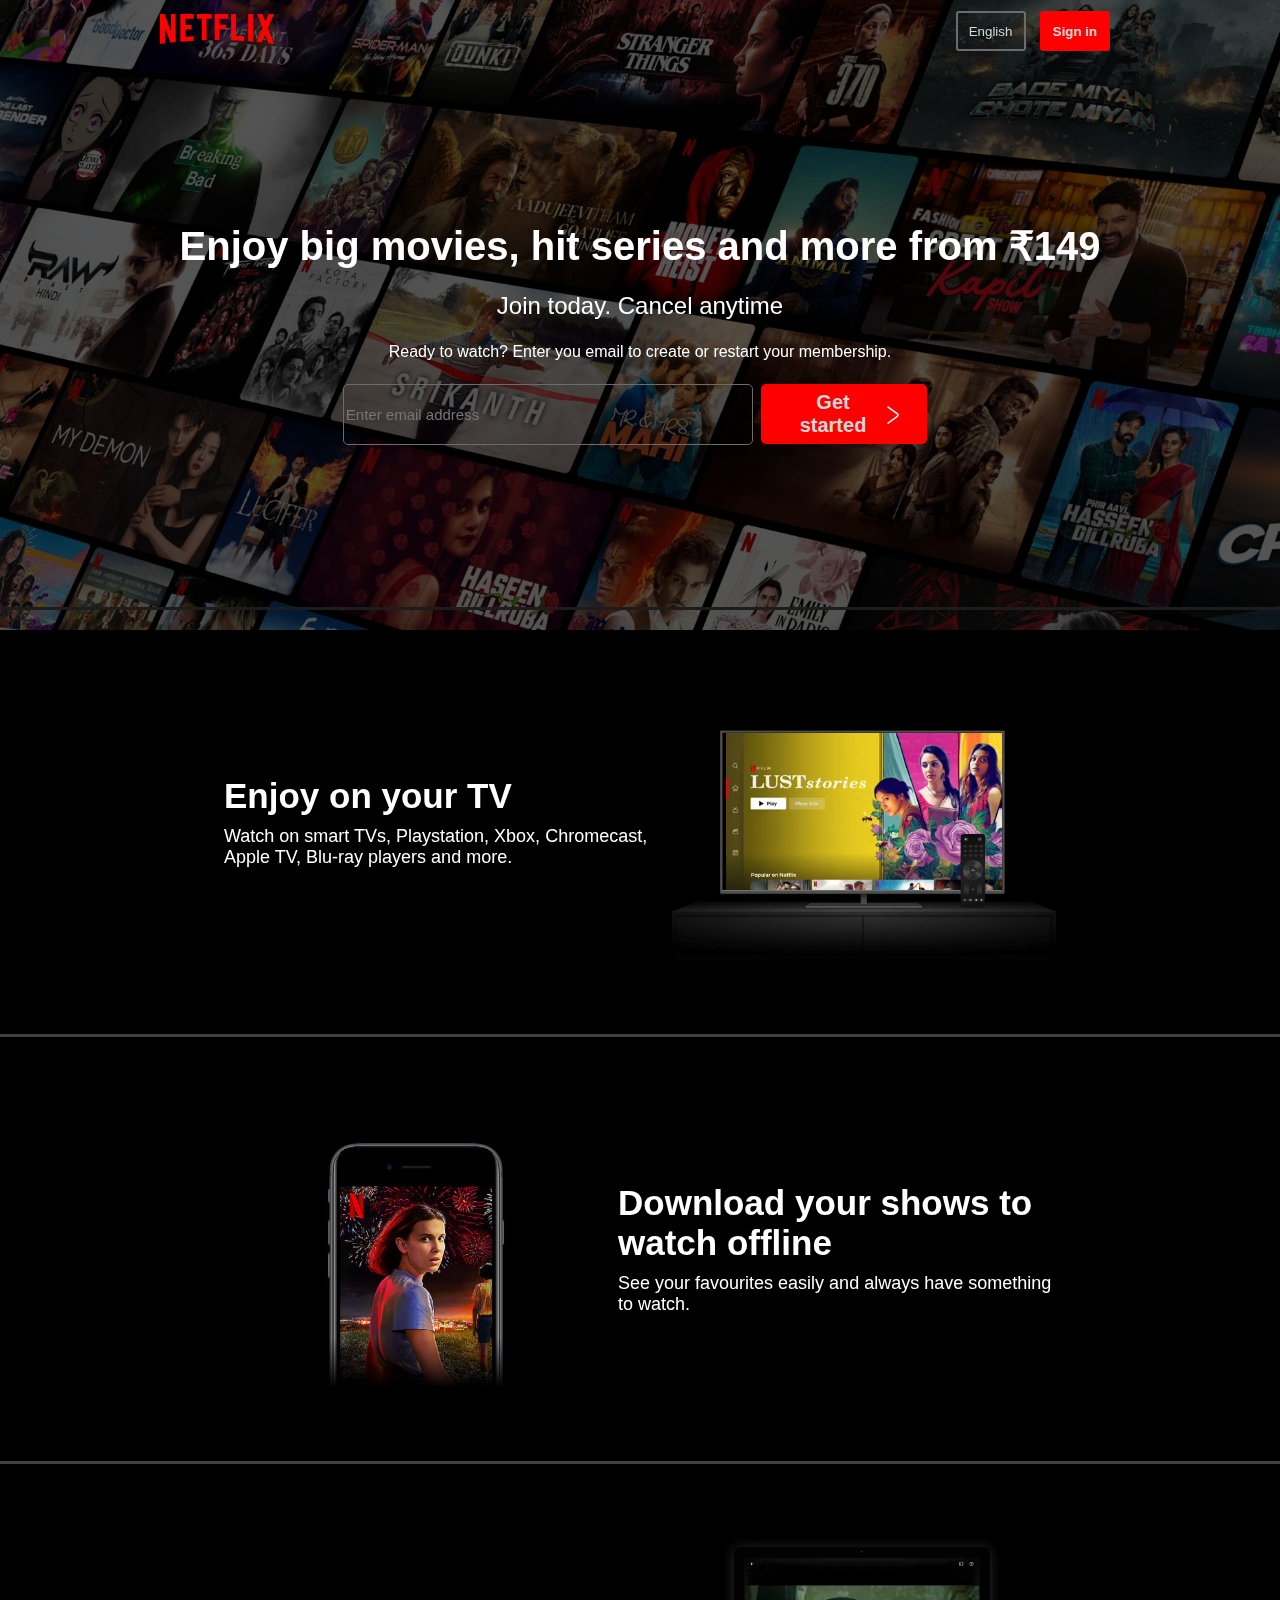
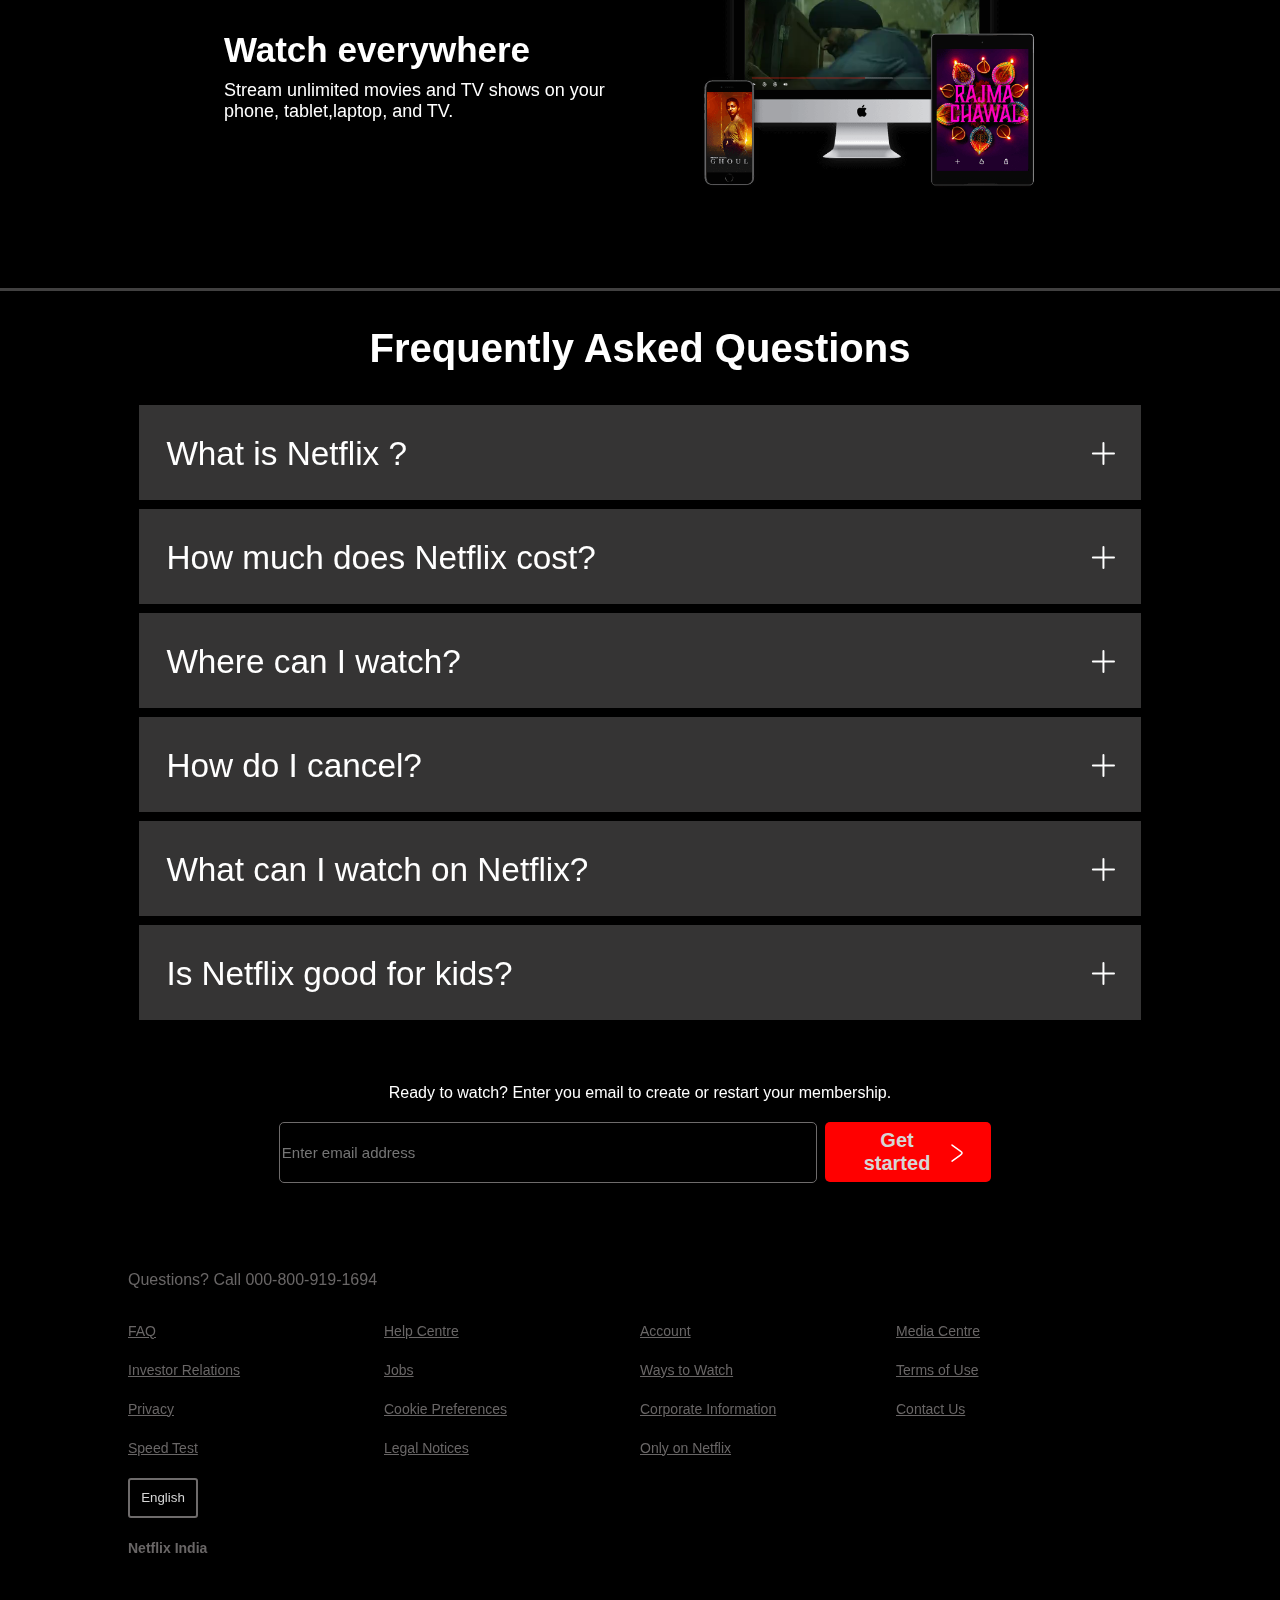
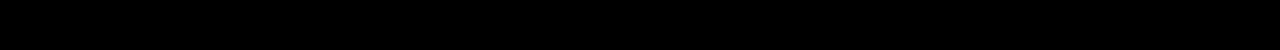
<file: Netflix clone/index.html>
<!DOCTYPE html>
<html>
    <head>
        <title>Netflix - Watch TV Shows Online, Watch Movies Online</title>
        <link rel="Stylesheet" href="style.css">
        <link rel="icon" href="favicon.ico">
    </head>
    <body>
      <div class="main">
        <nav>
            <span><img width = 53 src="Assets/logo.svg"></span>
            <div>
                <button class="btn">
                    English
                </button>
                <button class="btn red-btn-sm">Sign in</button>
            </div>
        </nav>
        <div class="box"></div>
        <div class="herotext">
            <span>Enjoy big movies, hit series and more from ₹149</span>
            <span>Join today. Cancel anytime</span>
            <span>Ready to watch? Enter you email to create or restart your membership.</span>
            <div class="entertext">
                <input type="text" placeholder="Enter email address">
                <button class="btn red-btn">
                    Get started
                    <svg xmlns="http://www.w3.org/2000/svg" viewBox="0 0 24 24" width="24" height="24" color="#000000" fill="none">
                        <path d="M7 4L15.3306 10.0405C17.5565 11.6545 17.5565 12.3455 15.3306 13.9595L7 20" stroke="currentColor" stroke-width="1.5" stroke-linecap="round" stroke-linejoin="round" />
                    </svg>
                </button>
            </div>
        </div>
        <div class="seperation">

        </div> 
        <section class = "first">
            <div>
                <span>Enjoy on your TV</span>
                <span>Watch on smart TVs, Playstation, Xbox, Chromecast, Apple TV, Blu-ray players and more.</span>
            </div>
            <div class="secImg">
                <img src="Assets/tv layout.png" alt="">
                <video src="Assets/video/images_1.m4v" autoplay loop muted></video>
            </div>
        </section>
        <div class="seperation"></div>

        <section class = "first second">
            <div class="secImg">
                <img src="Assets/mobile.jpg" alt="">
            </div>
            <div>
                <span>Download your shows to watch offline</span>
                <span>See your favourites easily and always have something to watch.</span>
            </div>
        </section>
        <div class="seperation"></div>

        <section class = "first third">
            <div>
                <span>Watch everywhere</span>
                <span>Stream unlimited movies and TV shows on your phone, tablet,laptop, and TV.</span>
            </div>
            <div class="secImg">
                <img src="Assets/desktop layout.png" alt="">
                <video src="Assets/video/Video 53_assets_videos_video1.m4v" autoplay loop muted></video>
            </div>
        </section>



        <div class="seperation"></div>
        <section class="faq">
            <h2>Frequently Asked Questions</h2>
            <div class="faqbox">
                <span>What is Netflix ?</span>
                <svg xmlns="http://www.w3.org/2000/svg" viewBox="0 0 24 24" width="24" height="24" color="#000000" fill="none">
                    <path d="M12 4V20" stroke="currentColor" stroke-width="1.5" stroke-linecap="round" stroke-linejoin="round" />
                    <path d="M4 12H20" stroke="currentColor" stroke-width="1.5" stroke-linecap="round" stroke-linejoin="round" />
                </svg>
            </div>

            <div class="faqbox">
                <span>How much does Netflix cost?</span>
                <svg xmlns="http://www.w3.org/2000/svg" viewBox="0 0 24 24" width="24" height="24" color="#000000" fill="none">
                    <path d="M12 4V20" stroke="currentColor" stroke-width="1.5" stroke-linecap="round" stroke-linejoin="round" />
                    <path d="M4 12H20" stroke="currentColor" stroke-width="1.5" stroke-linecap="round" stroke-linejoin="round" />
                </svg>
            </div>


            <div class="faqbox">
                <span>Where can I watch?</span>
                <svg xmlns="http://www.w3.org/2000/svg" viewBox="0 0 24 24" width="24" height="24" color="#000000" fill="none">
                    <path d="M12 4V20" stroke="currentColor" stroke-width="1.5" stroke-linecap="round" stroke-linejoin="round" />
                    <path d="M4 12H20" stroke="currentColor" stroke-width="1.5" stroke-linecap="round" stroke-linejoin="round" />
                </svg>
            </div>

            <div class="faqbox">
                <span>How do I cancel?</span>
                <svg xmlns="http://www.w3.org/2000/svg" viewBox="0 0 24 24" width="24" height="24" color="#000000" fill="none">
                    <path d="M12 4V20" stroke="currentColor" stroke-width="1.5" stroke-linecap="round" stroke-linejoin="round" />
                    <path d="M4 12H20" stroke="currentColor" stroke-width="1.5" stroke-linecap="round" stroke-linejoin="round" />
                </svg>
            </div>

            <div class="faqbox">
                <span>What can I watch on Netflix?</span>
                <svg xmlns="http://www.w3.org/2000/svg" viewBox="0 0 24 24" width="24" height="24" color="#000000" fill="none">
                    <path d="M12 4V20" stroke="currentColor" stroke-width="1.5" stroke-linecap="round" stroke-linejoin="round" />
                    <path d="M4 12H20" stroke="currentColor" stroke-width="1.5" stroke-linecap="round" stroke-linejoin="round" />
                </svg>
            </div>

            <div class="faqbox">
                <span>Is Netflix good for kids?</span>
                <svg xmlns="http://www.w3.org/2000/svg" viewBox="0 0 24 24" width="24" height="24" color="#000000" fill="none">
                    <path d="M12 4V20" stroke="currentColor" stroke-width="1.5" stroke-linecap="round" stroke-linejoin="round" />
                    <path d="M4 12H20" stroke="currentColor" stroke-width="1.5" stroke-linecap="round" stroke-linejoin="round" />
                </svg>
            </div>
        </section>
        <center>
        <div class="foot-sign">
            <div class="sign-letter">
                Ready to watch? Enter you email to create or restart your membership.
            </div>
            <div class="entertext">
                <input type="text" placeholder="Enter email address">
                <button class="btn red-btn">
                    Get started
                    <svg xmlns="http://www.w3.org/2000/svg" viewBox="0 0 24 24" width="24" height="24" color="#000000" fill="none">
                        <path d="M7 4L15.3306 10.0405C17.5565 11.6545 17.5565 12.3455 15.3306 13.9595L7 20" stroke="currentColor" stroke-width="1.5" stroke-linecap="round" stroke-linejoin="round" />
                    </svg>
                </button>
            </div>
        </div></center>
        

        <footer>
            <div class="question">Questions? Call 000-800-919-1694</div>
            <div class="footer">
            <div class = "footer-item">
                <a href="">FAQ</a>
                <a href="">Investor Relations</a>
                <a href="">Privacy</a>
                <a href="">Speed Test</a>
            </div>
            <div class = "footer-item">
                <a href="">Help Centre</a>
                <a href="">Jobs</a>
                <a href="">Cookie Preferences</a>
                <a href="">Legal Notices</a>
            </div>
            <div class = "footer-item">
                <a href="">Account</a>
                <a href="">Ways to Watch</a>
                <a href=""> Corporate Information</a>
                <a href="">Only on Netflix</a>
            </div>
            <div class = "footer-item">
                <a href="">Media Centre</a>
                <a href="">Terms of Use</a>
                <a href="">Contact Us</a>
            </div>
            </div>
            <button class="btn">
                English
            </button><br>
            <h5>Netflix India</h5>         
            
        </footer>
      </div>

    </body>
</html>
</file>
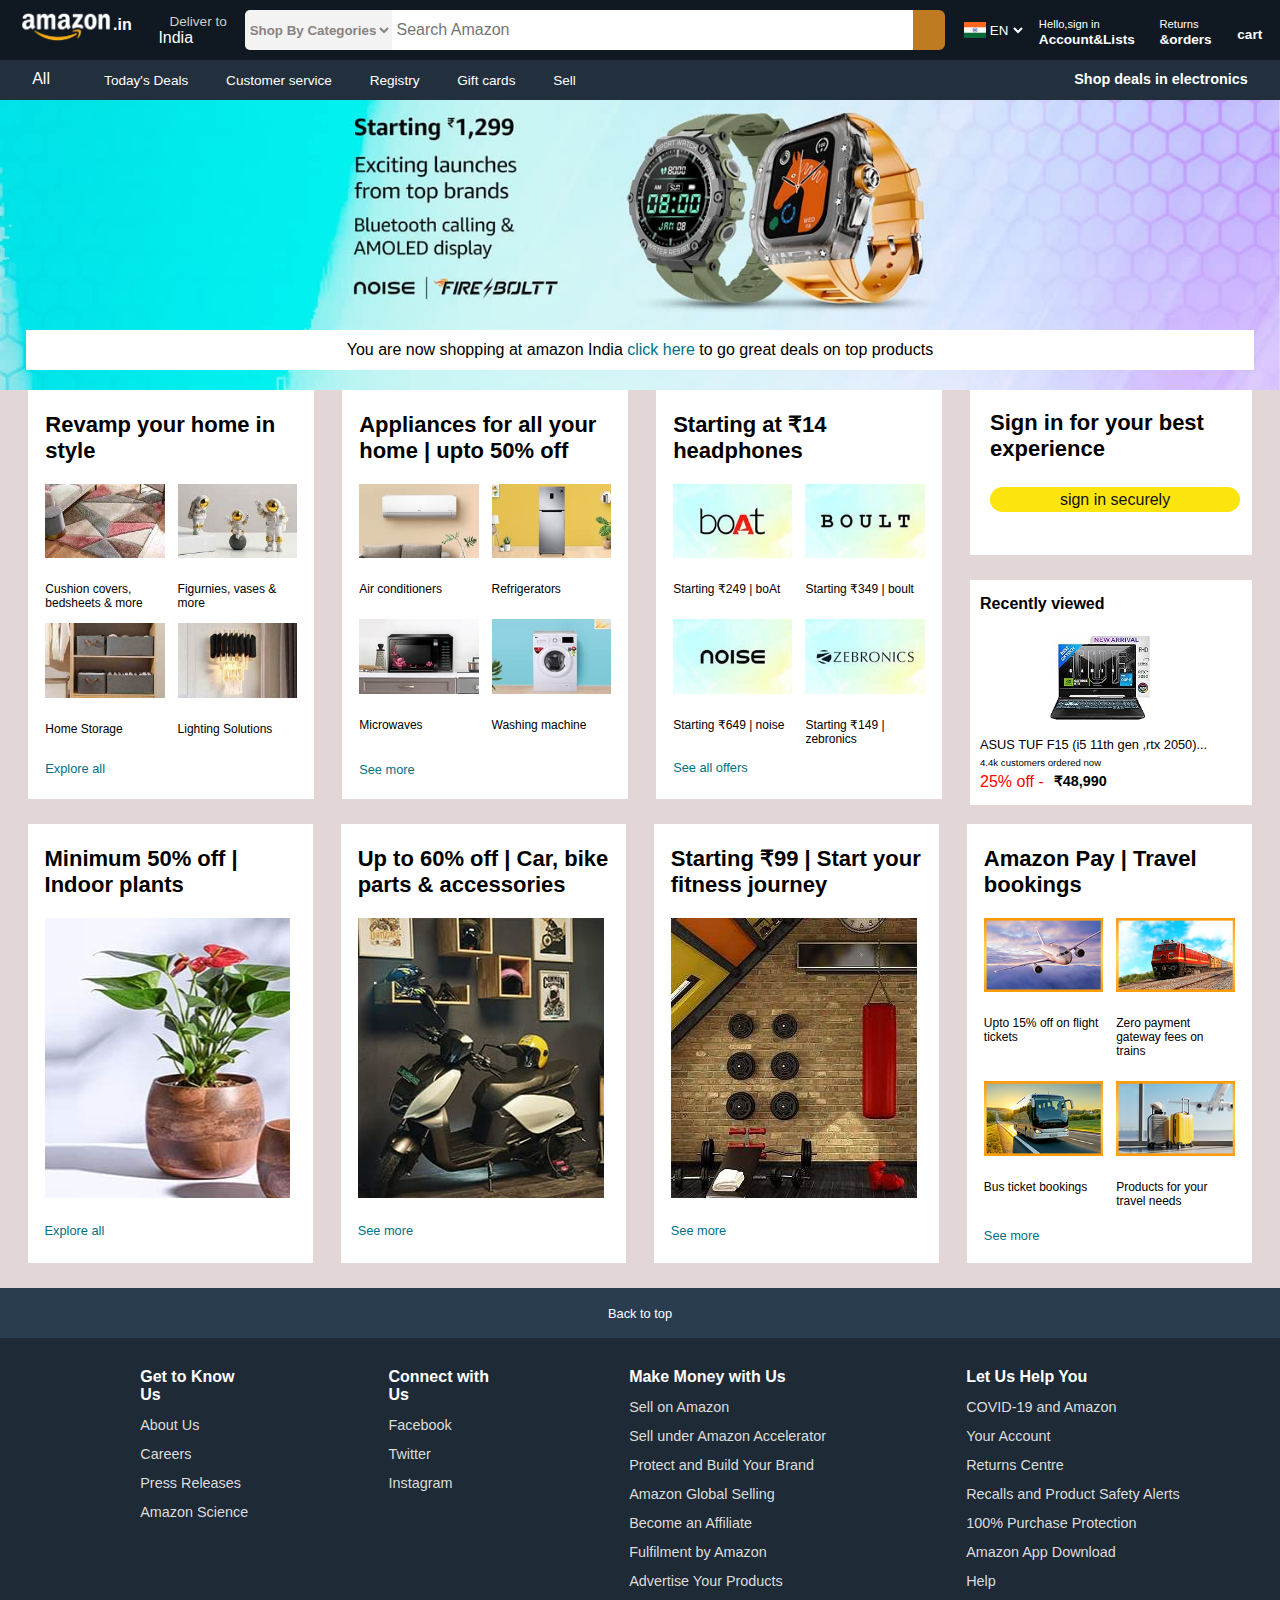
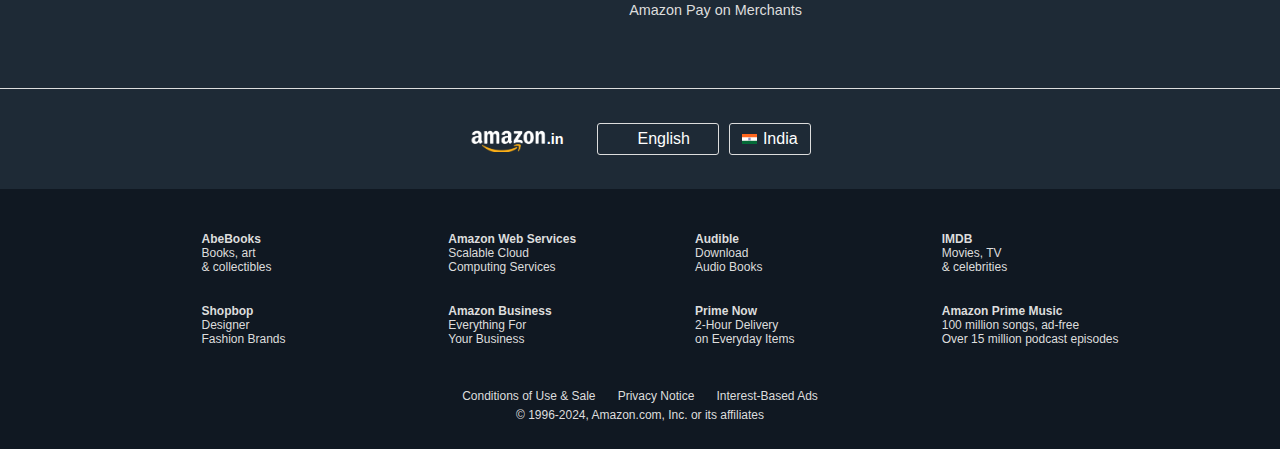
<file: project of clone amazon/index.html>
<!DOCTYPE html>
<html> 
    <head>
        <title>Amazon.in</title>
        <link rel="stylesheet" href="style.css">
        <link rel="stylesheet" href="https://cdnjs.cloudflare.com/ajax/libs/font-awesome/6.6.0/css/all.min.css" integrity="sha512-Kc323vGBEqzTmouAECnVceyQqyqdsSiqLQISBL29aUW4U/M7pSPA/gEUZQqv1cwx4OnYxTxve5UMg5GT6L4JJg==" crossorigin="anonymous" referrerpolicy="no-referrer" />
    </head>
    <body>
        <header>
            <div class="navbar">
                <div class="nav-logo border">
                    <div class="logo"></div>
                    <p class="in">.in</p>
                </div>
                <div class="nav-address border">
                    <p class="add-first">Deliver to</p>
                    <div class="add-icon">
                        <i class="fa-solid fa-location-dot"></i>
                        <p class="add-second">India</p>
                </div>
            </div>
            <div class="nav-search">
                <select class="search-select">
                    <option>Shop By Categories</option>
                </select>
                <input placeholder="Search Amazon" class ="search-input">
                <div class="search-icon"><i class="fa-solid fa-magnifying-glass"></i></div>
                </div>
            <div class="flagbox border">
                <img src="img/flag.png" class="flag">
                <select class="flagselect">
                    <option>EN</option>
                    <option>Tamil</option>
                    <option>Hindi</option>
                </select>
            </div>
            <div class="Hello border">
                <p><span>Hello,sign in</span></p>
                <p class="nav-second">Account&Lists</p>
                </div>
            <div class="nav-returns border" >
                    <p><span>Returns</span></p>
                    <p class="nav-second">&orders</p>
                </div>
            <div class="nav-cart border">
                <i class="fa-solid fa-cart-shopping"></i>
                cart
            </div>
            </div>
            <div class="pannel ">
                <div class="pannel-all">
                <i class="fa-solid fa-bars"></i>
                All
            </div>
            <div class="pannel-options ">
                <p>Today's Deals</p>
                <p>Customer service</p>
                <p>Registry</p>
                <p>Gift cards</p>
                <p>Sell</p>
            </div>
            <div class="pannel-deals border">
                Shop deals in electronics
            </div>
            </div>
        </header>
        <div class="hero-section">
            <div class="hero-msg">
                <p>You are now shopping at amazon India <a>click here</a> to go great deals on top products</p>
            </div>
        </div>
        <div class="shop">
            <div class="box1 box">
                <div class="box-content">
                    <h2>Revamp your home in style</h2>
                    <div class="grid">
                        <div class="item">
                            <img src="img/box1.jpg">
                            <p>Cushion covers, bedsheets & more</p>
                        </div>
                        <div class="item">
                            <img src="img/box 2.jpg">
                            <p>Figurnies, vases & more</p>
                        </div>
                        <div class="item">
                            <img src="img/box3.jpg">
                            <p>Home Storage</p>
                        </div>
                        <div class="item">
                            <img src="img/box4.jpg">
                            <p>Lighting Solutions</p>
                        </div>
                    </div>
                    <p style="margin-top: 25px; font-size: 0.8rem;"><a>Explore all</a></p>
                </div>
            </div>
            <div class="box2 box">
                <div class="box-content">
                    <h2>Appliances for all your home | upto 50% off</h2>
                    <div class="grid">
                        <div class="item lowp">
                            <img src="img/box5.jpg">
                            <p>Air conditioners</p>
                        </div>
                        <div class="item lowp">
                            <img src="img/box6.jpg">
                            <p>Refrigerators</p>
                        </div>
                        <div class="item lowp">
                            <img src="img/box7.jpg">
                            <p>Microwaves</p>
                        </div>
                        <div class="item lowp">
                            <img src="img/box8.jpg">
                            <p>Washing machine</p>
                        </div>
                    </div>
                    <p style="font-size: 0.8rem;"><a>See more</a></p>
                </div>
            </div>
            <div class="box3 box">
                    <div class="box-content">
                    <h2>Starting at ₹14 headphones</h2>
                    <div class="grid">
                        <div class="item lowp">
                            <img src="img/box9.jpg">
                            <p>Starting ₹249 | boAt</p>
                        </div>
                        <div class="item lowp">
                            <img src="img/box10.jpg">
                            <p>Starting ₹349 | boult</p>
                        </div>
                        <div class="item lowp">
                            <img src="img/box11.jpg">
                            <p>Starting ₹649 | noise</p>
                        </div>
                        <div class="item lowp">
                            <img src="img/box12.jpg">
                            <p>Starting ₹149 | zebronics</p>
                        </div>
                    </div>
                    <p style="margin-top: 4px; font-size: 0.8rem;"><a>See all offers</a></p>
                </div>
            </div>
            <div class="box4 box">
                <div class="insidesign">
                    <div class="signcontent">
                        <h2>Sign in for your best experience</h2>
                        <p>sign in securely</p>
                    </div>

                </div>
                <div class="insideoffer">
                    <p style="font-weight: bold;">Recently viewed </p>
                    <img src="img/laptops.jpg">
                    <p style="font-size: 0.8rem;">ASUS TUF F15 (i5 11th gen ,rtx 2050)...</p>
                    <p style="font-size: 0.6rem;">4.4k customers ordered now </p>
                    <div class="price">
                        <p style="font-size: 1rem;color: red;">25% off -</p> 
                        <p style="font-weight: bold;font-size: 0.9rem;">₹48,990</p>
                    </div>
                    
                </div>
            </div>
            
        </div>
        <div class="shop 2">
        <div class="box1 box" style="height: 400px;">
            <div class="box-content" style="margin-right: 5px;">
                <h2>Minimum 50% off | Indoor plants</h2>
                <div class="box-img" style="background-image: url(img/full\ box1.jpg);"></div>
                <p style="margin-top: 25px; font-size: 0.8rem;"><a>Explore all</a></p>
            </div>
        </div>
        <div class="box2 box" style="height: 400px;">
            <div class="box-content" style="margin-right: 5px;">
                <h2>Up to 60% off | Car, bike parts & accessories</h2>
                <div class="box-img" style="background-image: url(img/full\ box2.jpg);"></div>
                <p style="margin-top: 25px; font-size: 0.8rem;"><a>See more</a></p>
            </div>
        </div>
        <div class="box3 box" style="height: 400px;">
            <div class="box-content" style="margin-right: 5px;">
                <h2>Starting ₹99 | Start your fitness journey</h2>
                <div class="box-img" style="background-image: url(img/full\ box3.jpg);"></div>
                <p style="margin-top: 25px; font-size: 0.8rem;"><a>See more</a></p>
            </div>
        </div>
        <div class="box" style="height: 400px;">
            <div class="box-content">
                <h2>Amazon Pay | Travel bookings</h2>
                <div class="grid">
                    <div class="item lowp">
                        <img src="img/rowgridbox1.jpg">
                        <p>Upto 15% off on flight tickets</p>
                    </div>
                    <div class="item lowp">
                        <img src="img/rowgridbox2.jpg">
                        <p>Zero payment gateway fees on trains</p>
                    </div>
                    <div class="item ">
                        <img src="img/rowgridbox3.jpg">
                        <p>Bus ticket bookings</p>
                    </div>
                    <div class="item ">
                        <img src="img/rowgridbox4.jpg">
                        <p>Products for your travel needs</p>
                    </div>
                </div>
                <p style="font-size: 0.8rem;"><a>See more</a></p>
            </div>
        </div>
    </div>
    <footer>
        <div class="foot-panel1">
            <a href="#top"><p>Back to top</p></a>
        </div>
        <div class="foot-panel2">
            <ul>
                <p>Get to Know</p>
                <p>Us</p>
                <a>About Us</a>
                <a>Careers</a>
                <a>Press Releases</a>
                <a>Amazon Science</a>
            </ul>
            <ul>
                <p>Connect with</p>
                <p>Us</p>
                <a>Facebook</a>
                <a>Twitter</a>
                <a>Instagram</a>
            </ul>
            <ul>
                <p>Make Money with Us</p>
                <a>Sell on Amazon</a>
                <a>Sell under Amazon Accelerator</a>
                <a>Protect and Build Your Brand</a>
                <a>Amazon Global Selling</a>
                <a>Become an Affiliate</a>
                <a>Fulfilment by Amazon</a>
                <a>Advertise Your Products</a>
                <a>Amazon Pay on Merchants</a>
            </ul>
            <ul>
                <p>Let Us Help You</p>
                <a>COVID-19 and Amazon</a>
                <a>Your Account</a>
                <a>Returns Centre</a>
                <a>Recalls and Product Safety Alerts</a>
                <a>100% Purchase Protection</a>
                <a>Amazon App Download</a>
                <a>Help</a>
            </ul>
        </div>
        <div class="foot-panel3">
            <div class="logo1"><p>.in</p></div>
            <div class="english">
                <i class="fa-solid fa-globe"></i>
                <p>English</p>
            </div>
            <div class="india">
                <div class="logo2"></div>
                <p>India</p>
            </div>
        </div>
        <div class="foot-panel4">
            <div class="footer-grid">
            <ul>
                <a style="font-weight: bold;">AbeBooks</a>
                <a>Books, art</a>
                <a>& collectibles</a>
            </ul>
            <ul>
                <a style="font-weight: bold;">Amazon Web Services</a>
                <a>Scalable Cloud</a>
                <a>Computing Services</a>
            </ul>
            <ul>
                <a style="font-weight: bold;">Audible</a>
                <a>Download</a>
                <a>Audio Books</a>
            </ul>
            <ul>
                <a style="font-weight: bold; ">IMDB</a>
                <a>Movies, TV</a>
                <a>& celebrities</a>
            </ul>


            <ul>
                <a style="font-weight: bold;">Shopbop</a>
                <a>Designer</a>
                <a>Fashion Brands</a>
            </ul>
            <ul>
                <a style="font-weight: bold;">Amazon Business</a>
                <a>Everything For</a>
                <a>Your Business</a>
            </ul>
            <ul>
                <a style="font-weight: bold;">Prime Now</a>
                <a>2-Hour Delivery</a>
                <a>on Everyday Items</a>
            </ul>
            <ul>
                <a style="font-weight: bold;">	Amazon Prime Music</a>
                <a>100 million songs, ad-free</a>
                <a>Over 15 million podcast episodes</a>
            </ul></div>
        </div>
        <div class="foot-panel5">
            <center><div class="pages">
                <a>Conditions of Use & Sale </a>
                <a> Privacy Notice </a>
                <a> Interest-Based Ads </a>
            </div></center>
            <center><div class="copyright">
                <p>© 1996-2024, Amazon.com, Inc. or its affiliates</p>
            </div></center>
        </div>
    </footer>
    </body>
</html>
</file>
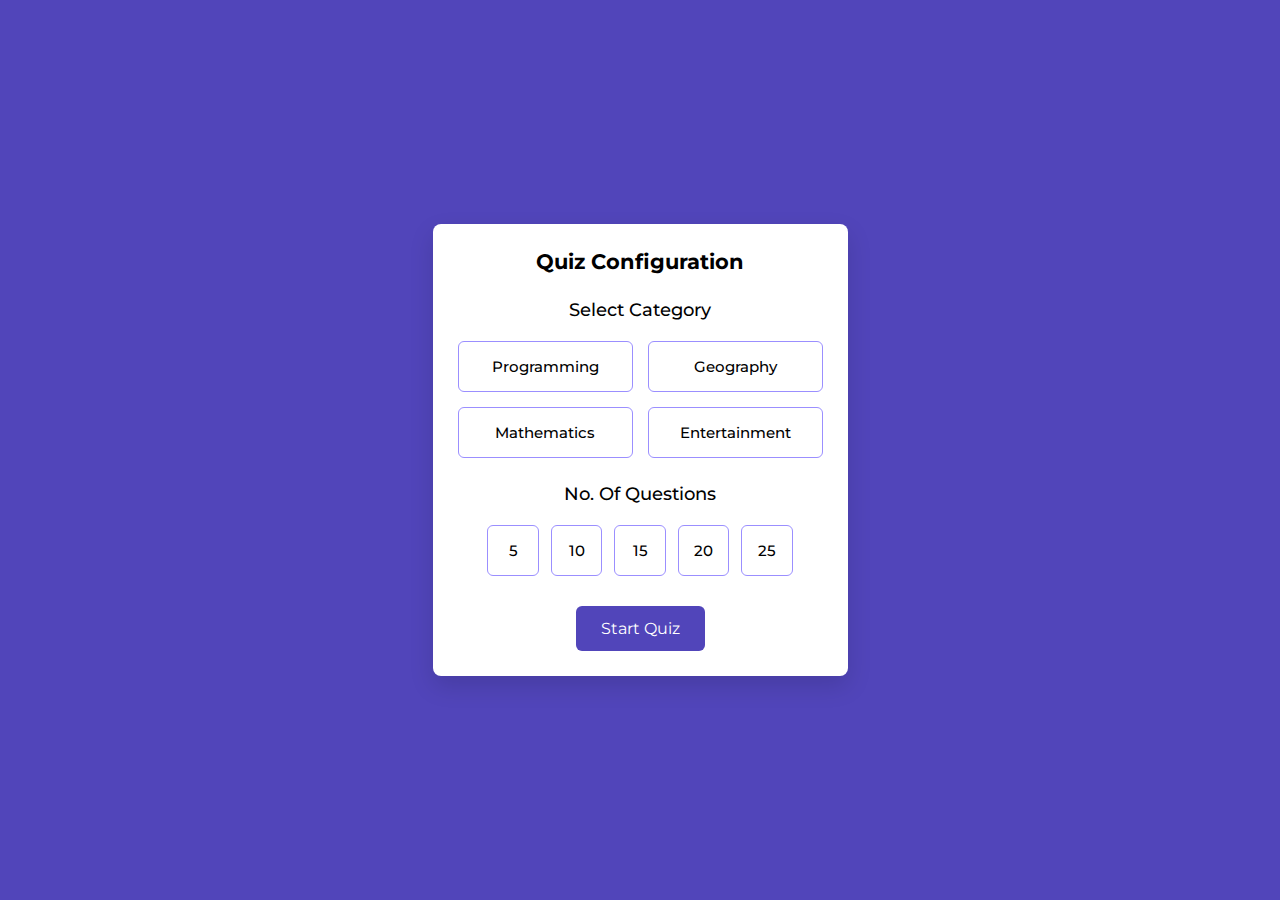
<file: Quiz Application/index.html>
<!DOCTYPE html>

<html>
    <head>
        <meta charset="utf-8">
        <meta http-equiv="X-UA-Compatible" content="IE=edge">
        <title>Quiz Application</title>
        <meta name="description" content="">
        <meta name="viewport" content="width=device-width, initial-scale=1">
        <link rel="stylesheet" href="style.css">
        <link rel="stylesheet" href="https://fonts.googleapis.com/css2?family=Material+Symbols+Outlined:opsz,wght,FILL,GRAD@24,400,0,0" />
    </head>
    <body>

        <!--Quiz configuration conatiner-->
        <div class="config-container">
            <h2 class="config-title">Quiz Configuration</h2>

            <div class="config-options">
                <h4 class="option-title">Select Category</h4>
                <div class="category-options">
                    <button class="category-option">Programming</button>
                    <button class="category-option">Geography</button>
                    <button class="category-option">Mathematics</button>
                    <button class="category-option">Entertainment</button>
                </div>
            </div>
            <div class="config-options">
                <h4 class="option-title">No. Of Questions</h4>
                <div class="question-options">
                    <button class="question-option">5</button>
                    <button class="question-option ">10</button>
                    <button class="question-option">15</button>
                    <button class="question-option">20</button>
                    <button class="question-option">25</button>
                </div>
            </div>

            <button class="start-quiz-btn">Start Quiz</button>
        </div>

        <!--Quiz container-->
        <div class="quiz-container">
            <header class="quiz-header">
                <h2 class="quiz-title">Quiz Application</h2>
                <div class="quiz-timer">
                    <span class="material-symbols-outlined">
                        timer
                        </span>
                    <p class="timer-duration">15s</p>
                </div>
            </header>
            <div class="quiz-content">
                <h1 class="quiz-question">In javascript how do you create a function?</h1>
                <ul class="answer-options">
                   
                </ul>
            </div>
            <div class="quiz-footer">
                <p class="question-status"><b>2</b> of <b>10</b> Questions</p>
                <button class="next-question-btn">
                    Next
                    <span class="material-symbols-outlined">
                        arrow_right_alt
                        </span>
                </button>
            </div>

        </div>
        
        <!--Result page-->
        <div class="result-container">
            <img src="Assets/quiz-over.png" alt="" class="result-img">
            <h2 class="result-title">Quiz-completed !</h2>
            <p class="result-message"></p>
            <button class="try-again-btn">Try Again</button>
        </div>
        <script src="Assets/questions.js"></script>
        <script src="script.js" async defer></script>
        
    </body>
</html>
</file>
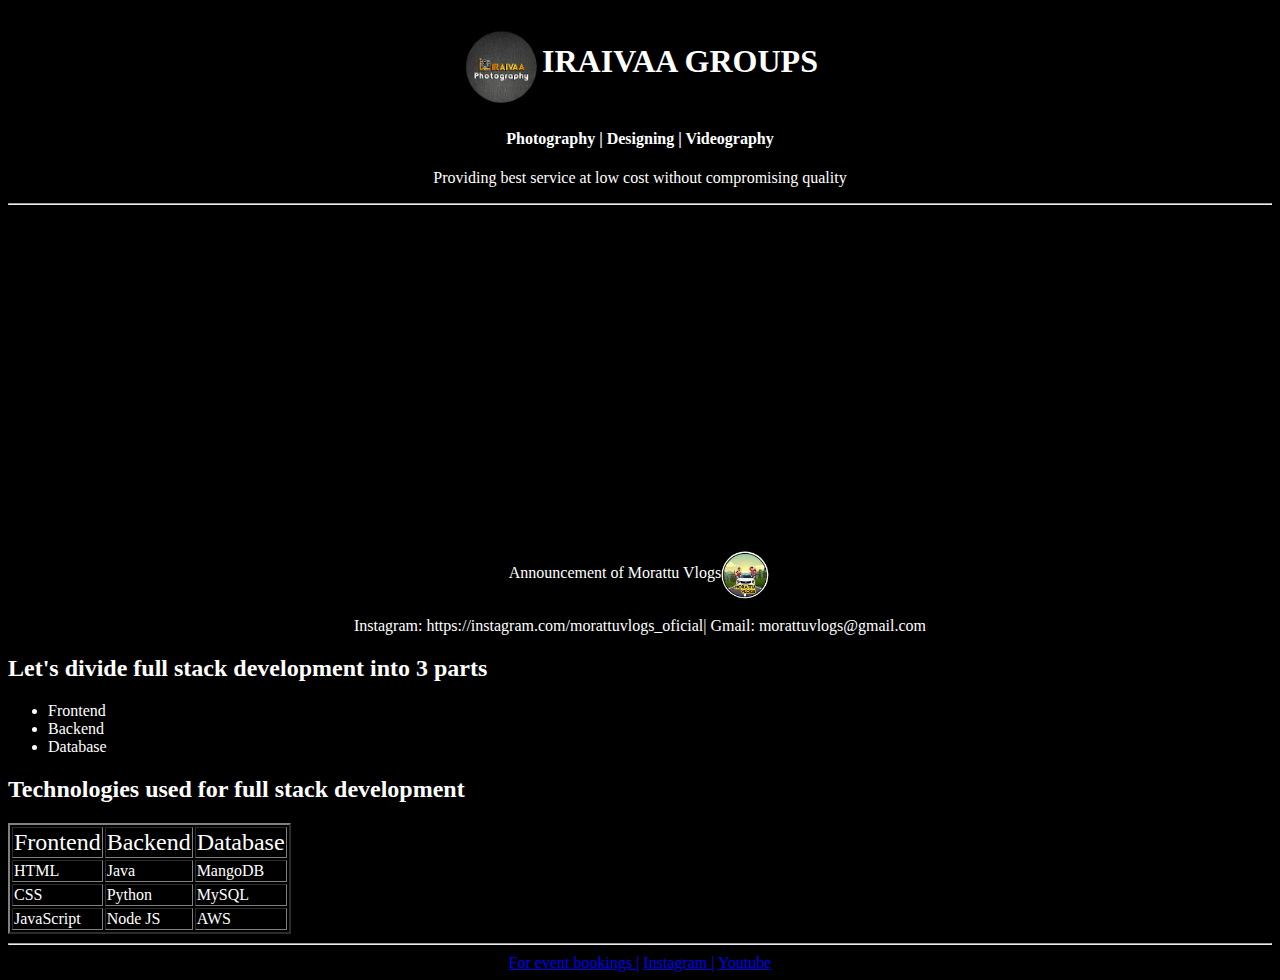
<file: Web page/index.html>
<!DOCTYPE html>
<html>
    <head>
        <title>IRAIVAA</title>
        <link rel="icon" href = "logoiraivaa.png">
    </head>
    <body bgcolor="black" style="color: white;">
        <center>
        <h1><img src="logoiraivaa.png" align = center width = 80px><img>IRAIVAA GROUPS</h1>
        <h4>Photography | Designing | Videography</h4>
        <p>Providing best service at low cost without compromising quality</p>
       </center>
       <center><hr>
       <iframe width="560" height="315" src="https://www.youtube.com/embed/N5u6yWDyHU4?si=G3cLfQ-EDyQyMHWJ" title="YouTube video player" frameborder="0" allow="accelerometer; autoplay; clipboard-write; encrypted-media; gyroscope; picture-in-picture; web-share" referrerpolicy="strict-origin-when-cross-origin" allowfullscreen></iframe>
        <p>Announcement of Morattu Vlogs<img src="logomv.png" align = center width = 50px></img> </p>
            
        <p> Instagram: https://instagram.com/morattuvlogs_oficial|
            
            Gmail: morattuvlogs@gmail.com </p>
        </center>
    <h2>Let's divide full stack development into 3 parts</h2>
    <ul>
        <li>Frontend</li>
        <li>Backend</li>
        <li>Database</li>
    </ul>
    <h2>Technologies used for full stack development</h2>
    <table border="2">
        <tr style="font-size: x-large;">
            <td>Frontend</td><td>Backend</td><td>Database</td></tr>
        <tr>
            <td>HTML</td><td>Java</td><td>MangoDB</td>
        </tr>
        <tr>
            <td>CSS</td><td>Python</td><td>MySQL</td>
        </tr>
        <tr>
            <td>JavaScript</td><td>Node JS</td><td>AWS</td>
        </tr>
    </table>
    <center>
    <hr style="font-size: large;">
    <a href="register.html">For event bookings |</a>
    <a href="https://www.instagram.com/morattuvlogs_offical/?igshid=OGQ5ZDc2ODk2ZA%3D%3D"> Instagram |</a>
    <a href="https://www.youtube.com/@MorattuVlogs"> Youtube</a>
    </center>
    </body>
</html>
</file>
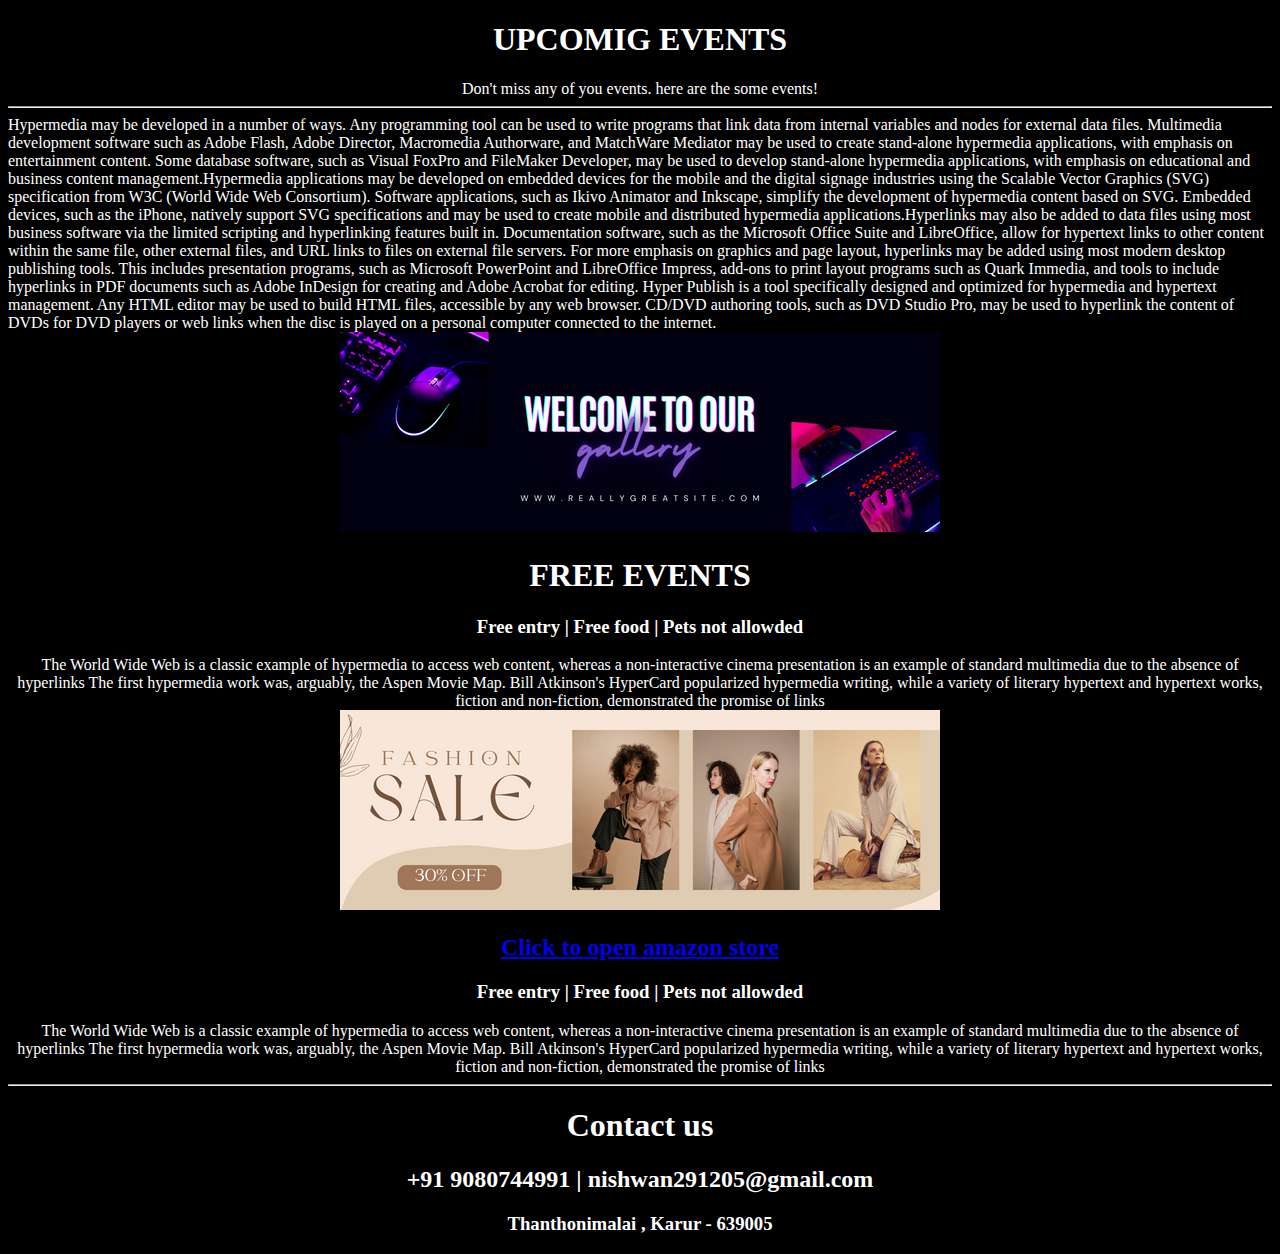
<file: Event management/event.html>
<!DOCTYPE html>
<html>
    <head>
        <title>EVENTS</title>
        <link rel="icon" href = "img/date.png">
    </head>
    <body bgcolor = "black" style="color:white;">
        <center>
            <h1>UPCOMIG EVENTS</h1>
            <pr>Don't miss any of you events. here are the some events!</pr>
        <hr>    
        </center>
        <pr>
            Hypermedia may be developed in a number of ways. Any programming tool can be used to write programs that link data from internal variables and nodes for external data files. Multimedia development software such as Adobe Flash, Adobe Director, Macromedia Authorware, and MatchWare Mediator may be used to create stand-alone hypermedia applications, with emphasis on entertainment content. Some database software, such as Visual FoxPro and FileMaker Developer, may be used to develop stand-alone hypermedia applications, with emphasis on educational and business content management.Hypermedia applications may be developed on embedded devices for the mobile and the digital signage industries using the Scalable Vector Graphics (SVG) specification from W3C (World Wide Web Consortium). Software applications, such as Ikivo Animator and Inkscape, simplify the development of hypermedia content based on SVG. Embedded devices, such as the iPhone, natively support SVG specifications and may be used to create mobile and distributed hypermedia applications.Hyperlinks may also be added to data files using most business software via the limited scripting and hyperlinking features built in. Documentation software, such as the Microsoft Office Suite and LibreOffice, allow for hypertext links to other content within the same file, other external files, and URL links to files on external file servers. For more emphasis on graphics and page layout, hyperlinks may be added using most modern desktop publishing tools. This includes presentation programs, such as Microsoft PowerPoint and LibreOffice Impress, add-ons to print layout programs such as Quark Immedia, and tools to include hyperlinks in PDF documents such as Adobe InDesign for creating and Adobe Acrobat for editing. Hyper Publish is a tool specifically designed and optimized for hypermedia and hypertext management. Any HTML editor may be used to build HTML files, accessible by any web browser. CD/DVD authoring tools, such as DVD Studio Pro, may be used to hyperlink the content of DVDs for DVD players or web links when the disc is played on a personal computer connected to the internet.
        </pr>
        <center>
            <img src="img/event1.png">
            <h1>FREE EVENTS</h1>
            <h3>Free entry | Free food | Pets not allowded</h3>
            <pr>The World Wide Web is a classic example of hypermedia to access web content, whereas a non-interactive cinema presentation is an example of standard multimedia due to the absence of hyperlinks The first hypermedia work was, arguably, the Aspen Movie Map. Bill Atkinson's HyperCard popularized hypermedia writing, while a variety of literary hypertext and hypertext works, fiction and non-fiction, demonstrated the promise of links</pr><br>
            <img src = "img/event2.png"><br>
            <h2>
            <a href = "https://www.amazon.in">Click to open amazon store<a><br></h2>
                <h3>Free entry | Free food | Pets not allowded</h3>
                <pr>The World Wide Web is a classic example of hypermedia to access web content, whereas a non-interactive cinema presentation is an example of standard multimedia due to the absence of hyperlinks The first hypermedia work was, arguably, the Aspen Movie Map. Bill Atkinson's HyperCard popularized hypermedia writing, while a variety of literary hypertext and hypertext works, fiction and non-fiction, demonstrated the promise of links</pr><br>
        </center>
        <hr>
        <center>
            <h1>Contact us</h1>
            <h2>+91 9080744991 | nishwan291205@gmail.com</h2>
            <h3>Thanthonimalai , Karur - 639005</h3>
        </center>
    </body>
</html>
</file>
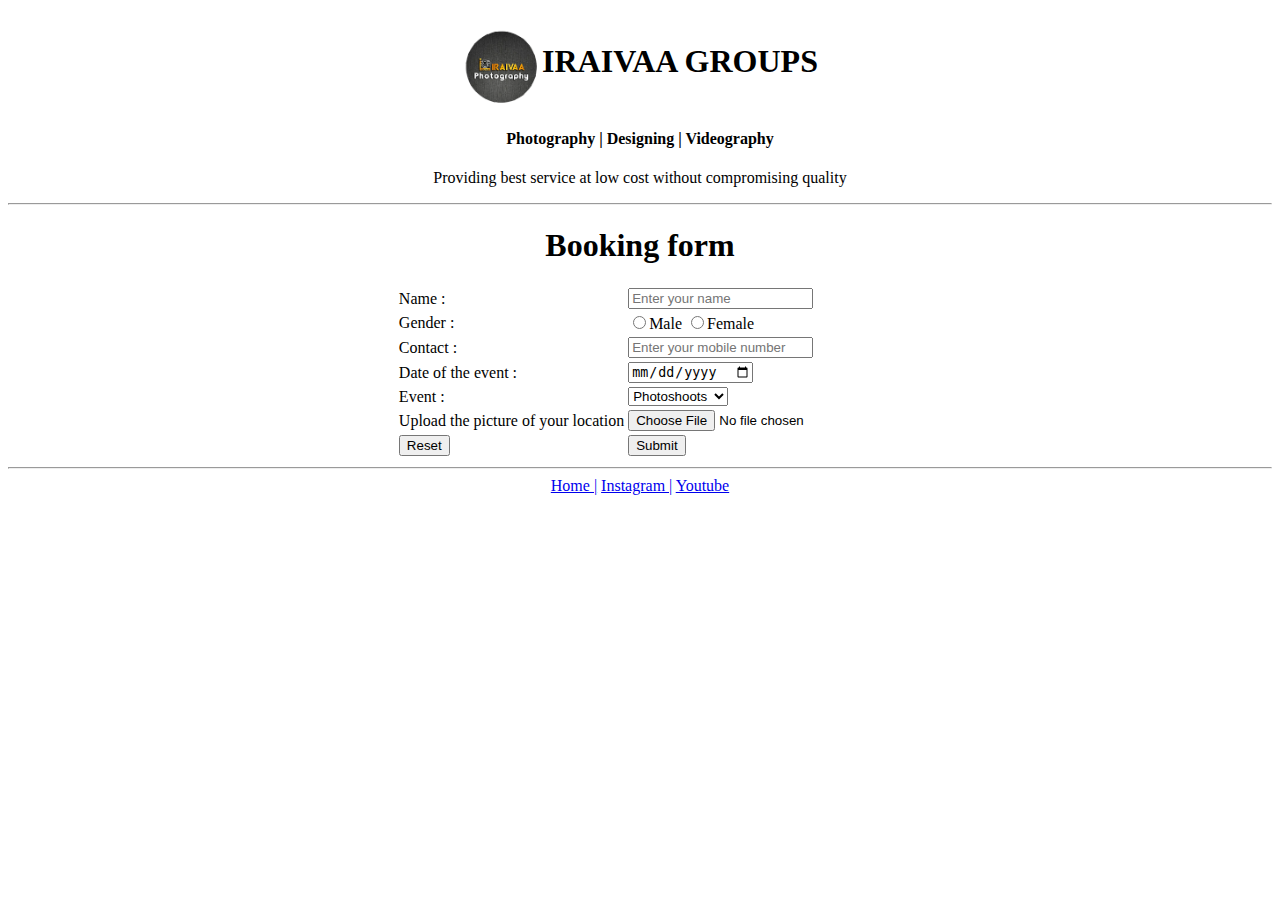
<file: Web page/register.html>
<!DOCTYPE html>
<html>
    <head>
        <title>Register</title>
        <link rel="icon" href="logoiraivaa.png">
    </head>
    <body>
        <center>
            <h1><img src="logoiraivaa.png" align = center width = 80px><img>IRAIVAA GROUPS</h1>
            <h4>Photography | Designing | Videography</h4>
            <p>Providing best service at low cost without compromising quality</p>
           </center>
           <hr>
           <center>
            <h1>Booking form</h1>
            <table>
                <tr>
                    <td>Name :</td><td><input type = "text" placeholder="Enter your name"></td>
                </tr>
                <tr>
                    <td>Gender :</td>
                    <td>
                        <input type="radio" name="Gender">Male
                        <input type="radio" name="Gender">Female 
                    </td>
                </tr>
                <tr>
                    <td>Contact :</td><td><input type="Number" placeholder="Enter your mobile number"></td>
                </tr>
                <tr>
                    <td>Date of the event :</td><td><input type = "date" placeholder="Enter the date"></td>
                </tr>
                <tr>
                    <td>Event :</td>
                    <td>
                        <select>
                            <option>Photoshoots</option>
                            <option>Marriage</option>
                            <option>Baby shower</option>
                        </select>
                    </td>
                </tr>
                <tr>
                    <td>Upload the picture of your location</td>
                    <td><input type="file"></td>
                </tr>
                <tr>
                    <td><input type="reset"></td><td><input type="submit"></td>
                </tr>
            
            </table>
            <hr>
            <a href="index.html">Home |</a>
            <a href="https://www.instagram.com/morattuvlogs_offical/?igshid=OGQ5ZDc2ODk2ZA%3D%3D"> Instagram |</a>
            <a href="https://www.youtube.com/@MorattuVlogs"> Youtube</a>
           </center>
    </body>
</html>
</file>
<file: Netflix clone/style.css>
*{
    padding: 0;
    margin: 0;
    font-family: sans-serif,'Segoe UI', Tahoma, Geneva, Verdana, sans-serif;
}
body{
    background-color: black;
}

.main{
    background-image: url("Assets/hero.jpg");
    background-repeat: no-repeat;
    background-size: max(1400px,100vw);
    background-position: top;
    height : 70vh;
    position:relative;
}
.main .box{
    height :70vh;
    width: 100%;
    opacity:0.56;
    position: absolute;
    top: 0;
    background-color: black;
}
.main nav{
    max-width:75vw;
    justify-content: space-between;
    margin : auto;
    display: flex;
    align-items: center;
    height: 62px;
}
nav img{
    width:114px;
    position: relative;
    z-index: 10;
}
nav button{
    position: relative;
    z-index: 10;
}

.herotext{
    font-family: system-ui, -apple-system, BlinkMacSystemFont, 'Segoe UI', Roboto, Oxygen, Ubuntu, Cantarell, 'Open Sans', 'Helvetica Neue', sans-serif;
    height: 60.5vh;
    display: flex;
    align-items: center;
    justify-content: center;
    flex-direction: column;
    color: white;
    position: relative;
    gap:23px; 
    padding: 0 23px;
    text-align: center;
}
.herotext> :first-child{
    font-weight: bolder;
    font-size: 40px;
}
.herotext> :nth-child(2){
    font-weight: 400;
    font-size: 24px;
}
.herotext> :nth-child(3){
    font-weight: 400;
    font-size: 20;
}
.seperation{
    height: 03px;
    background-color: rgb(65, 64, 64);
}
.btn{
    height: 40px;
    width: 70px;
    padding: 5px 7px;
    font-weight: 100;
    background-color: transparent;
    color: rgb(214, 214, 214);
    border: 2px solid rgb(110, 107, 107);
    border-radius: 3px;
    margin-right: 10px;
}
.red-btn{
    display: flex;
    align-items: center;
    justify-content: space-evenly;
    height: 60px;
    width: 13vw;
    background-color: red;
    border: transparent;
    font-weight: 700;
    padding: 7px 24px;
    font-size: 20px;
    border-radius: 5px;

}
.red-btn span{
    margin-bottom: 5px;
}
.red-btn-sm{
    font-weight: 900;
    height: 40px;
    width: 70px;
    background-color: red;
    border: transparent;

}
.red-btn-sm:hover{
    cursor: pointer;
    background-color: rgb(175, 17, 17);
}
.red-btn:hover{
    cursor: pointer;
    background-color: rgb(175, 17, 17);
}
.main input{
    height: 45px;
    width: 30vw;
    margin-right: 8px;
    padding: 7px 22px 7px 2px;
    font-size: 15px;
    border-radius: 5px;
    border: 1px solid rgb(110, 107, 107);
    background-color: transparent;
}
.entertext{
    display: flex;
}
.first{
    color: white;
    display: flex;
    justify-content: center;
    align-items: center;
    max-width: 65vw;
    margin: auto;
    gap: 10px;
    margin-top: 7vh;
    margin-bottom: 7vh;
}


.secImg{
    position: relative;
}
.secImg img{
    width: 30vw;
    position: relative;
    z-index: 10;
}
.secImg video{
    width: 86%;
    position: absolute;
    top: 51px;
    right: 0;
    z-index: -10;
}
section.first > div{
    display: flex;
    flex-direction: column;
}
section.first > div :nth-child(1){
    font-size: 35px;
    font-weight: bolder;
    margin-bottom: 10px;
}
section.first > div :nth-child(2){
    font-size: 18px;
}

.third video{
    height:45%;
    width:100%;
}
.faq{
    color: white;
    background-color: black;
    padding: 35px;
}
.faq h2{
    text-align: center;
    font-size: 40px;
    margin-bottom: 34px;
}
.faq span{
    font-size: 3.7vh;
    padding-top: 3px;
}

svg path{
    scale: 110%;
    color:white;
}
.faqbox{
    display: flex;
    justify-content: center;
    justify-content: space-between;
    align-items: center;
    background-color: rgb(53, 52, 52);
    padding: 27px;
    width: 74vw;
    margin: 9px auto;
    cursor: pointer;
}
.faqbox svg{
    scale: 120%;
}
.faqbox:hover{
    background-color: #414141;
}
footer{
    max-width: 80vw;
    margin: auto;
    color: #696666;
    padding: 34px; 
}
footer .question{
    padding: 34px 0px;
}
.footer{
    display: grid;
    grid-template-columns: 1fr 1fr 1fr 1fr;
    color: #696666;
}
.footer a{
    font-size: 14px;
    text-decoration: underline;
    color: #696666;
}
.footer a:hover{
    color: red;
}
.footer-item{
    display: flex;
    flex-direction: column;
    gap: 23px;
}
.foot-sign{
    max-width: 60vw;
    display: flex;
    align-items: center;
    justify-content: center;
    flex-wrap: wrap;
}
.sign-letter{
    padding:20px;
    color: white;
}
.foot-sign .entertext{
    padding-bottom: 20px;
}
.foot-sign input{
    width:40vw;
} 

footer button{
    margin-top: 22px ;
}
footer h5{
    margin-top: 22px;
    margin-bottom: 60px;
    font-size: 14px;
}
</file>
<file: project of clone amazon/style.css>
*{
    margin:0;
    font-family: arial;
    border: border-box;
}
.navbar {
    height: 60px;
    background-color:  #101822;
    color: white;
    display: flex;
    align-items: center;
    justify-content: space-evenly;
}
.nav-logo{
    display: flex;
    height: 50px;
    width: 113px;
    padding-top: 8px;
    padding-right: 4px;
    padding-left: 8px;
}
.logo{
    background-image: url("img/amazon_logo.png");
    background-size: cover;
    align-items: center;
    background-size: contain;
    height: 40px;
    width: 95%;
}
.in{
    font-weight: bold;
    padding-top: 7px;
}
.border{
    border: 2px solid transparent;
}
.border:hover{
    border: 2px solid white;
}
/**box2**/
.nav-address{
    padding: 6px;
}
.add-first{
    font-size: 0.85rem;
    color: #cccccc;
    margin-left:15px;
}
.add-second{
    font-size: 1rem;
    margin-left: 4px;
}
.add-icon{
    display: flex;
    align-items:center;
}
/**box3**/
.nav-search{
    display: flex;
    justify-content: space-evenly;
    background-color: rgb(190, 123, 34);
    height: 40px;
    width: 700px;
    border-radius: 8px;
    border: 2px solid #101822
    /*border-top-right-radius: 5px;
    border-bottom-right-radius: 5px;*/
}
.search-input:hover{
    border-radius: 5px;
    border:2px solid orange
}
.search-select{
    background-color: #f3f3f3;
    color: #0f1111;
    width: 150px;
    text-align: center;
    border-top-left-radius: 5px;
    border-bottom-left-radius: 5px;
    border: none;
}
.search-input{
    width: 100%;
    font-size: 1rem;
    border: none;
    font-weight: 400;
    border:2px solid transparent;
}
.search-select{
    color:#8a8282;
    font-weight: 600;
}
.search-select:hover{
    color:black;
    background-color: rgb(224, 224, 224);
}
.search-icon{
    width:45px;
    display: flex;
    justify-content: center;
    align-items: center;
    color: #0f1111;
}
.search-icon:hover{
    background-color:rgb(238, 144, 21) ;
    border-radius: 7px;
}
.flagbox{
    padding: 6px;
    align-items: center;
    height:32px;
    width:50px;
    display: flex;
}
.flag{
    height: 16.2px;
    width: 21.59px;
}
.flagselect{
    border: none;
    font: bold;
    background-color: transparent;
    color:white;
    width:2.5rem;

}
.flagselect option{
    color: black;
    
}
/**box4**/
.Hello{
    padding: 6px;
}
span{
    font-size: 0.7rem;
}
.nav-returns{
    padding:6px;
}
.nav-second{
    font-size: 0.85rem;
    font-weight: 700;
}
/**nav cart**/
.nav-cart i {
    font-size: 28px;
}
.nav-cart{
    padding: 7px;
    font-size: 0.85rem;
    font-weight: 700;
}
.pannel{
    height: 40px;
    width:100%;
    background-color: #222f3d;
    display: flex;
    justify-content: space-evenly;
    color: white;
    align-items: center;
}
.pannel-all{
    padding-top: 11px;
    padding-left: 10px;
    padding-right: 10px;
    padding-bottom: 12.5px;
    border: 2px solid transparent;
}
.pannel-all:hover{
    border: 2px solid white;
}
.pannel-options p{
    padding-top: 11px;
    padding-left: 10px;
    padding-right: 10px;
    padding-bottom: 12.5px;
    display:inline;
    margin-left: 10px;
    border: 2px solid transparent;
    
}
.pannel-options p:hover{
    border: 2px solid white;
}
.pannel-options{
    width: 75%;
    font-size: 0.85rem;
}
.pannel-deals{
    font-size: 0.90rem;
    font-weight: 700;
    padding-top: 11px;
    padding-left: 10px;
    padding-right: 10px;
    padding-bottom: 12.5px;
    border: 2px solid transparent;
}
.pannel-deals:hover{
    border: 2px solid white;
}
/**her section**/
.hero-section{
    background-image: url("img/hero.jpg");
    width: 100%;
    height: 290px;
    background-size: cover;
    display: flex;
    justify-content: center;
    align-items: flex-end;
    
}
.hero-msg{
    background-color: white;
    color:black;
    height:40px;
    width: 96%;
    display: flex;
    align-items: center;
    justify-content: center;
    font-size: 1rem;
    margin-bottom: 20px;
}
.hero-msg a{
    color: #007185;
}

/**shop section**/
.shop{
    display: flex;
    justify-content: space-evenly;
    background-color: #e2d6d6;
}
.box{
    border: 2px solid rgb(255, 255, 255);
    height: 370px;
    width: 22%;
    background-color: rgb(255, 255, 255);
    padding: 20px 0px 15px;
    /**margin-top: 25px;**/
    margin-bottom: 25px;
}
.box h2{
    font-weight: bold;
    font-size: 22px;
    margin-bottom: 20px;
}
.box-img{
    margin-top: 20px;
    height: 280px;
    width: 94%;
}
.box p{
    color: #007185;
    margin-top: 20px;
}
.box a:hover{
    color: rgb(238, 144, 21) ;
}
.box-content{
    margin-left: 15px;
    margin-right: 15px;
}
.grid{
    display:grid;
    grid-template-columns: repeat(2,1fr);
    gap:13px;
}
.grid p{
    font-size: 0.75rem;
    color: black;
}
.lowp p{
    margin-bottom: 10px;
}
.item img{
    width:100%;
}
.box4{
    background-color: transparent;
    border: transparent;
    padding:0px;
    margin-bottom: 0px;
}

.insidesign{
    background-color: white;
    height: 130px;
    padding: 20px 0px 15px;
}
.insidesign p{
    background-color:   rgb(252, 228, 14);;
    display: flex;
    justify-content: center;
    align-items: center;
    /*border: 2px solid black;*/
    width: 250px;
    height: 25px;
    border-radius: 15px;
}
.insidesign p:hover{
    background-color:  rgb(233, 218, 10);
}
.signcontent{
    margin-left: 20px;
    margin-right: 5px;
}
.signcontent p{
    color: #0f1111;
    margin-top: 25px;
}
.insideoffer{
    margin-top: 25px;
    background-color: white;
    height: 215px;
    padding-top: 10px;
}
.insideoffer img{
    margin-left: 80px;
    height: 100px;
    margin-top: 15px;
}
.insideoffer p{
    color: black;
    margin-left: 10px;
    margin-top: 5px;
}
.price{
    display: flex;
}
.shop2{
    display: flex;
    justify-content: space-evenly;
    background-color: #e2d6d6;
}
/**footer**/
.foot-panel1{
    color: white;
    background-color: #2a3d50;
    height: 50px;
    display: flex;
    justify-content: center;
    align-items: center;
}
.foot-panel1:hover{
    background-color: #304357;
}
.foot-panel1 a{
    color: white;
    text-decoration: none;
}
.foot-panel1 p{
    font-size: 0.8rem;
}
.foot-panel2{
    color: white;
    background-color: #1e2a36;
    height: 350px;
    display: flex;
    justify-content: space-evenly;
}
.foot-panel2 ul{
    margin-top: 30px;
    
}
.foot-panel2 p{
    font-size: 1rem;
    font-weight: bold;
}
.foot-panel2 a{
    font-size: 0.9rem;
    display: block;
    margin-top: 13px;
    color: #dddddd;
}
.foot-panel2 a:hover{
    text-decoration: underline;
}
.foot-panel3{
    height: 100px;
    background-color: #1e2a36 ;
    color: white;
    border-top: 0.5px solid #dddddd;
    display: flex;
    align-items: center;
    justify-content: center;
}
.logo1{
    background-image: url("img/amazon_logo.png");
    background-size: cover;
    zoom: 50%;
    height: 50px;
    width: 155px;
}
.logo1 p{
    font-weight: bold;
    font-size: 1.8rem;
    margin-top: 08px;
    margin-left: 155px;
}
.english{
    height:30px;
    width :120px;
    border: 0.5px solid #dddddd;
    border-radius: 3px;
    margin-left: 50px;
    display: flex;
    align-items: center;
    justify-content: center;
}
.english i{
    margin-left: 1px;
    margin-right: 5px;
}
.english p{
    margin-left: 6px;
}
.india{
    border:0.5px solid #dddddd;
    border-radius: 3px;
    height : 30px;
    width: 80px;
    display: flex;
    align-items: center;
    justify-content: center;
    margin-left: 10px;
}
.india p{
    font-size: 1rem;
    margin-left: 6px;
}
.logo2{
    background-image: url(img/flag.png);
    height:10px;
    width:15px;
    background-size: cover;
}
.foot-panel4{
    color: #dddddd;
    background-color: #101822;
    height:200px;
    display: flex;
    align-items: center;
    justify-content: center;
}

.foot-panel4 a{
    font-size: 0.75rem;
    display: block;
}
.foot-panel4 a :hover{
    text-decoration: underline;
}
.footer-grid{
    display:grid;
    grid-template-columns: repeat(4,1fr);
    gap:30px;
}
.foot-panel5{
    height:60px;
    color: #dddddd;
    background-color: #101822;
    font-size: 0.75rem;
}
.pages{
    width: 400px;
    display: flex;
    justify-content: space-evenly;
    margin-bottom: 5px;
}
.pages a:hover{
    text-decoration: underline;
}
</file>
<file: Quiz Application/style.css>
@import url('https://fonts.googleapis.com/css2?family=Montserrat:wght@100..900&display=swap');

*{
    margin: 0;
    padding: 0;
    box-sizing: border-box;
    font-family:"Montserrat","sans-serif";
}

body{
    display: flex;
    padding: 15px;
    align-items: center;
    justify-content: center;
    min-height: 100vh;
    background-color: #5145BA;
}
:where(.config-container,.quiz-container,.result-container){
    display: none;
    background-color: white;
    border-radius: 8px;
    box-shadow: 0px 10px 25px rgba(0,0,0,0.13);
}
.config-container{
    display: block;
    width: 415px;
    padding: 25px;
    text-align: center;
    
}

.config-container .config-title{
    font-size: 1.31rem;
}

.config-container .config-options{
    margin-top: 25px;
}

.config-options .option-title{
    font-size:1.125rem;
    font-weight: 500;
    margin-bottom: 20px;
}
.config-options .category-options{
    display: grid;
    gap: 15px;
    grid-template-columns: repeat(2,1fr);
}

.config-options .question-options{
    display: flex;
    flex-wrap: wrap;
    gap: 12px;
    padding: 0 30px;
    justify-content: center;
}

.config-options button{
    padding:15px;
    font-size: 0.938rem;
    font-weight:500;
    border-radius: 6px;
    cursor: pointer;
    background-color: white;
    border: 1px solid #9B8FFF;
    transition: 0.3s ease;
}

.config-options button.active{
    color: #5145BA;
    border-color: #5145BA;
    background-color: #dad5fd;
}
.config-options button:hover,
.quiz-content .answer-option:hover{
    background-color: #dad5fd;
}
.question-options button{
    flex: 1 1 10%;
}

.config-container .start-quiz-btn,
.quiz-footer .next-question-btn,
.result-container .try-again-btn{
    color: white;
    border: none;
    cursor: pointer;
    background-color: #5145BA;
    padding: 13px 25px;
    font-size: 1rem;
    border-radius: 6px;
    transition: background 0.3s ease;
}
.config-container .start-quiz-btn{
    margin-top: 30px;
}

.config-container .start-quiz-btn:hover,
.quiz-footer .next-question-btn:hover,
.result-container .try-again-btn:hover{
    background-color: #403795;
}

.quiz-container{
    width: 480px;   
}
.quiz-container .quiz-header{
    display: flex;
    align-items: center;
    padding: 14px 25px;
    justify-content: space-between;
    box-shadow: 0 3px 6px rgba(0,0,0,0.09);
}

.quiz-header .quiz-title{
    font-size: 1.43rem;
    font-weight: 700;
}
.quiz-header .quiz-timer{
    display: flex;
    justify-content: center;
    align-items: center;
    color: white;
    font-weight: 600;
    gap: 08px;
    width: 70px;
    padding: 7px 9px;
    border-radius: 6px;
    background-color: #32313c;
}
.quiz-header .quiz-timer span{
    font-size: 1.4rem;
}

.quiz-container .quiz-content{
    padding: 20px 25px 25px ;
}

.quiz-content .answer-options{
    list-style: none;
    margin-top: 20px;
    display: flex;
    gap: 10px;
    flex-direction: column;
}
.quiz-content .answer-option{
    display: flex;
    align-items: center;
    justify-content: space-between;
    padding: 13px 16px;
    background-color: #f3f1ff;
    border: 1px solid #b5acff;
    border-radius: 6px;
    font-weight: 400;
    cursor: pointer;
    transition: background 0.3s ease;
}
.quiz-content .answer-option span{
    display: block;
    flex-shrink:0;
    margin: -4px -3px -4px 12px;
}
.quiz-content .answer-option.correct{
    border-color: #b7e1c1;
    background-color: #d4edda;
    color: #155724;
}
.quiz-content .answer-option.incorrect{
    border-color: #f4bec3;
    background-color: #f8d7da;
    color: #721c24;
}

.quiz-content .question-text{
    font-size: 1.5rem;
    font-weight: 600;
}

.quiz-container .quiz-footer{
    padding: 15px 25px;
    display: flex;
    align-items: center;
    justify-content: space-between;
    border-top: 1px solid #c6c6c6;
}
.quiz-footer .question-status{
    font-weight: 400;
}
.quiz-footer .question-status b,
.result-container .result-message b{
    font-weight: 600;
}
.quiz-footer .next-question-btn{
    display: inline-flex;
    gap: 5px;
    visibility: hidden;
    align-items: center;
    padding: 9px 17px;
}

.result-container{
    text-align: center;
    padding: 40px;
    width: 410px;
}

.result-container .result-img{
    width: 150px;
}

.result-container .result-title{
    margin-top: 30px;
}

.result-container .result-message{
    font-size: 1.125rem;
    font-weight: 400;
    margin-top: 15px;
}

.result-container .try-again-btn{
    margin:20px;
    padding: 12px 20px;
}
</file>
